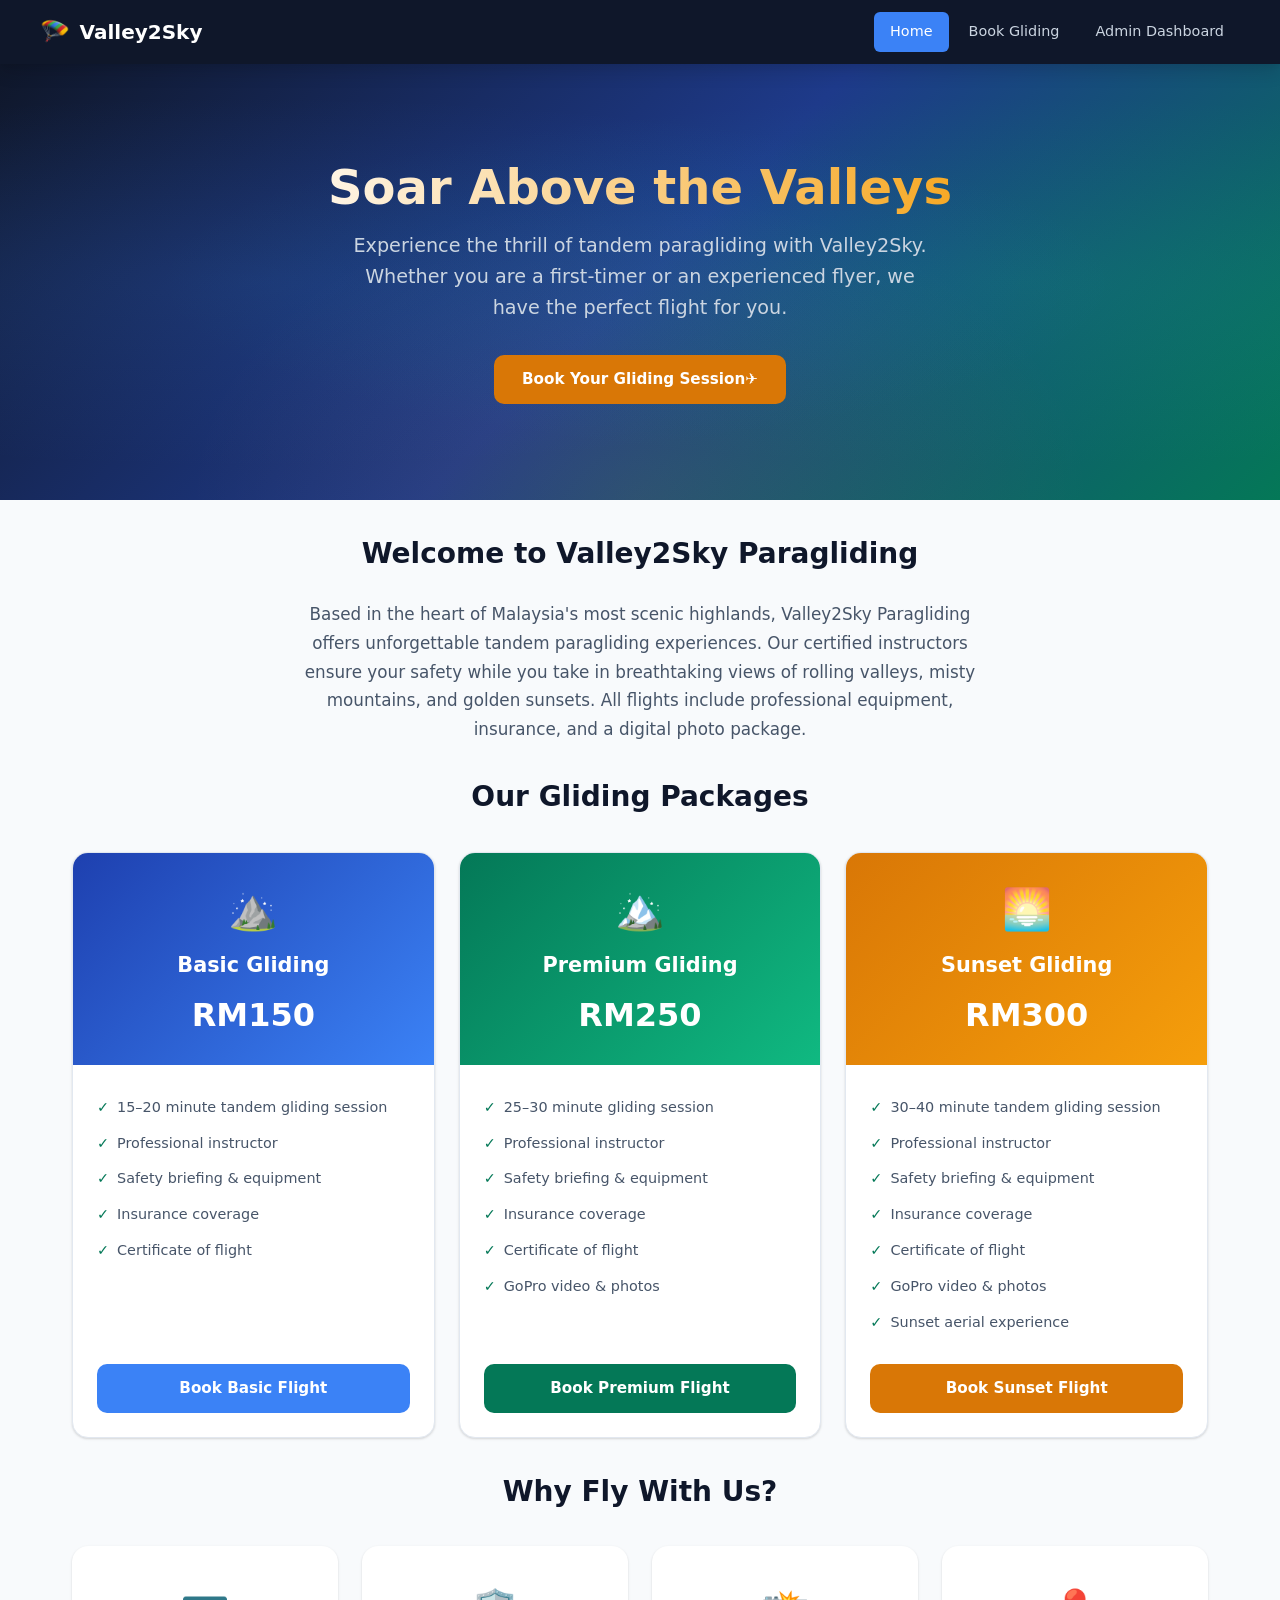
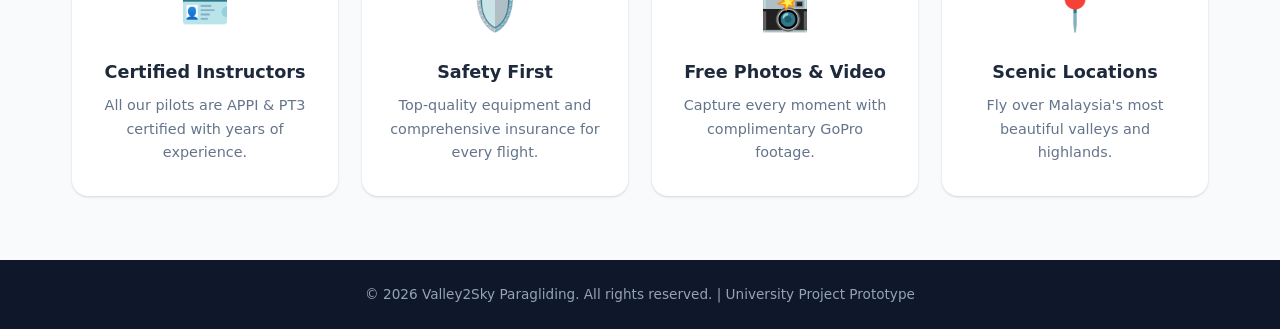
<file: index.html>
<!DOCTYPE html>
<html lang="en">
<head>
  <meta charset="UTF-8">
  <meta name="viewport" content="width=device-width, initial-scale=1.0">
  <title>Valley2Sky Paragliding – Soar Above the Valleys</title>
  <link rel="stylesheet" href="css/style.css">
</head>
<body>

  <!-- ======== Navigation Bar ======== -->
  <nav class="navbar" role="navigation" aria-label="Main navigation">
    <div class="navbar-inner">
      <a href="index.html" class="navbar-brand">
        <span class="brand-icon">🪂</span>
        Valley2Sky
      </a>
      <button class="mobile-toggle" aria-label="Toggle navigation menu" aria-expanded="false">☰</button>
      <div class="navbar-links">
        <a href="index.html" class="active">Home</a>
        <a href="booking.html">Book Gliding</a>
        <a href="admin.html">Admin Dashboard</a>
      </div>
    </div>
  </nav>

  <!-- ======== Notification Container ======== -->
  <div id="notificationContainer" class="notification-container" aria-live="polite"></div>

  <!-- ======== Hero Section ======== -->
  <header class="hero">
    <div class="hero-content">
      <h1>Soar Above the Valleys</h1>
      <p>Experience the thrill of tandem paragliding with Valley2Sky. Whether you are a first-timer or an experienced flyer, we have the perfect flight for you.</p>
      <a href="booking.html" class="btn btn-accent">Book Your Gliding Session✈</a>
    </div>
  </header>

  <!-- ======== Introduction Section ======== -->
  <main>
    <div class="container">
      <section class="intro-section">
        <h2 class="section-title">Welcome to Valley2Sky Paragliding</h2>
        <p>Based in the heart of Malaysia's most scenic highlands, Valley2Sky Paragliding offers unforgettable tandem paragliding experiences. Our certified instructors ensure your safety while you take in breathtaking views of rolling valleys, misty mountains, and golden sunsets. All flights include professional equipment, insurance, and a digital photo package.</p>
      </section>

      <!-- ======== Flight Packages ======== -->
      <section>
        <h2 class="section-title">Our Gliding Packages</h2>
        <div class="packages-grid">

          <!-- Basic Flight -->
          <article class="package-card">
            <div class="package-card-header basic">
              <div class="package-icon">⛰️</div>
              <h3>Basic Gliding</h3>
              <div class="package-card-price">RM150</div>
            </div>
            <div class="package-card-body">
              <ul>
                <li>15–20 minute tandem gliding session</li>
                <li>Professional instructor</li>
                <li>Safety briefing &amp; equipment</li>
                <li>Insurance coverage</li>
                <li>Certificate of flight</li>
              </ul>
              <a href="booking.html?package=Basic%20Flight" class="btn btn-primary">Book Basic Flight</a>
            </div>
          </article>

          <!-- Premium Flight -->
          <article class="package-card">
            <div class="package-card-header premium">
              <div class="package-icon">🏔️</div>
              <h3>Premium Gliding</h3>
              <div class="package-card-price">RM250</div>
            </div>
            <div class="package-card-body">
              <ul>
                <li>25–30 minute gliding session</li>
                <li>Professional instructor</li>
                <li>Safety briefing &amp; equipment</li>
                <li>Insurance coverage</li>
                <li>Certificate of flight</li>
                <li>GoPro video &amp; photos</li>
              </ul>
              <a href="booking.html?package=Premium%20Flight" class="btn btn-secondary">Book Premium Flight</a>
            </div>
          </article>

          <!-- Sunset Flight -->
          <article class="package-card">
            <div class="package-card-header sunset">
              <div class="package-icon">🌅</div>
              <h3>Sunset Gliding</h3>
              <div class="package-card-price">RM300</div>
            </div>
            <div class="package-card-body">
              <ul>
                <li>30–40 minute tandem gliding session</li>
                <li>Professional instructor</li>
                <li>Safety briefing &amp; equipment</li>
                <li>Insurance coverage</li>
                <li>Certificate of flight</li>
                <li>GoPro video &amp; photos</li>
                <li>Sunset aerial experience</li>
              </ul>
              <a href="booking.html?package=Sunset%20Flight" class="btn btn-accent">Book Sunset Flight</a>
            </div>
          </article>

        </div>
      </section>

      <!-- ======== Why Choose Us ======== -->
      <section>
        <h2 class="section-title">Why Fly With Us?</h2>
        <div class="features-grid">
          <div class="feature-card card">
            <div class="feature-icon">🪪</div>
            <h3>Certified Instructors</h3>
            <p>All our pilots are APPI &amp; PT3 certified with years of experience.</p>
          </div>
          <div class="feature-card card">
            <div class="feature-icon">🛡️</div>
            <h3>Safety First</h3>
            <p>Top-quality equipment and comprehensive insurance for every flight.</p>
          </div>
          <div class="feature-card card">
            <div class="feature-icon">📸</div>
            <h3>Free Photos &amp; Video</h3>
            <p>Capture every moment with complimentary GoPro footage.</p>
          </div>
          <div class="feature-card card">
            <div class="feature-icon">📍</div>
            <h3>Scenic Locations</h3>
            <p>Fly over Malaysia's most beautiful valleys and highlands.</p>
          </div>
        </div>
      </section>

    </div>
  </main>

  <!-- ======== Footer ======== -->
  <footer class="footer">
    <p>&copy; 2026 Valley2Sky Paragliding. All rights reserved. | University Project Prototype</p>
  </footer>

  <script src="js/app.js"></script>
</body>
</html>
</file>
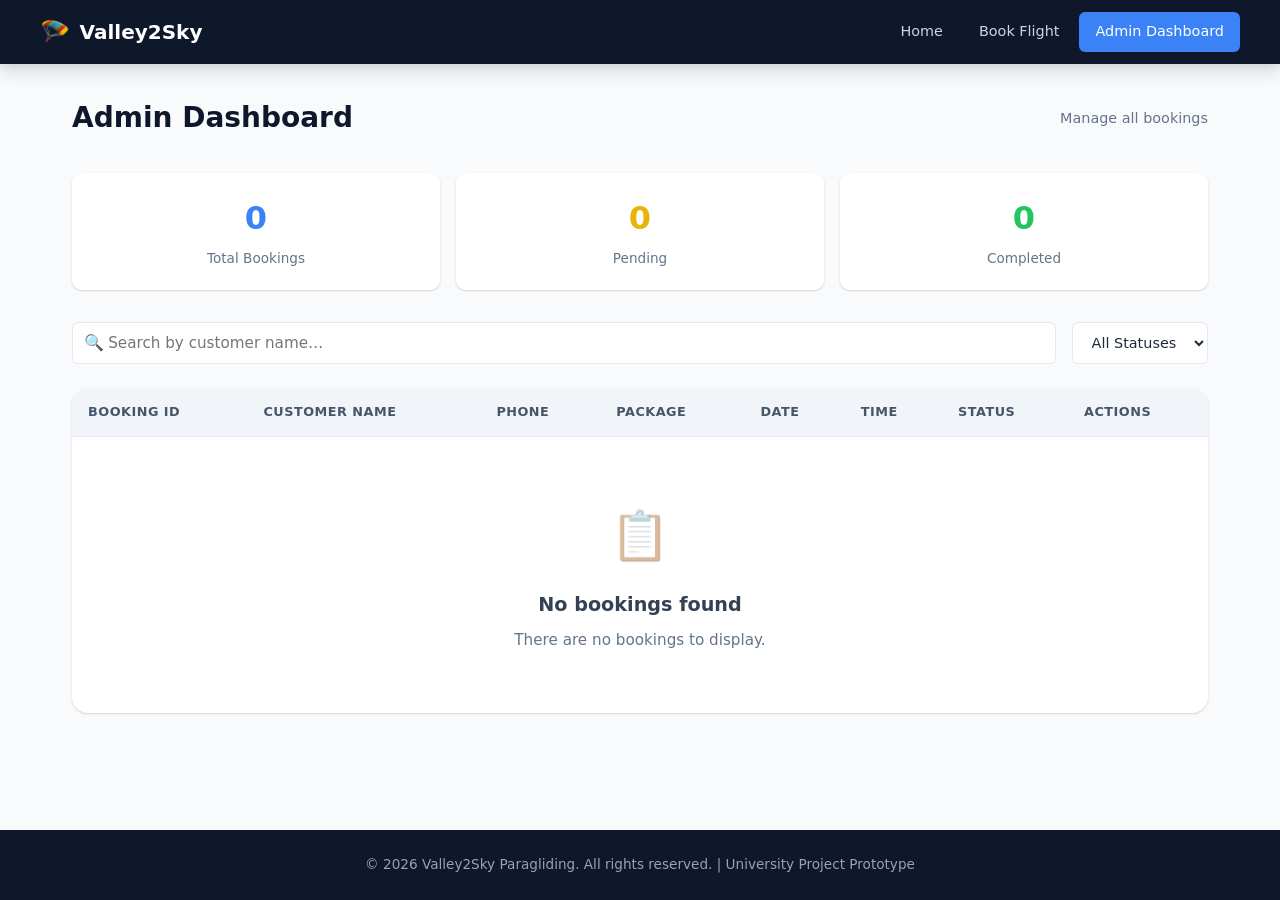
<file: admin.html>
<!DOCTYPE html>
<html lang="en">
<head>
  <meta charset="UTF-8">
  <meta name="viewport" content="width=device-width, initial-scale=1.0">
  <title>Admin Dashboard – Valley2Sky Paragliding</title>
  <link rel="stylesheet" href="css/style.css">
</head>
<body>

  <!-- ======== Navigation Bar ======== -->
  <nav class="navbar" role="navigation" aria-label="Main navigation">
    <div class="navbar-inner">
      <a href="index.html" class="navbar-brand">
        <span class="brand-icon">🪂</span>
        Valley2Sky
      </a>
      <button class="mobile-toggle" aria-label="Toggle navigation menu" aria-expanded="false">☰</button>
      <div class="navbar-links">
        <a href="index.html">Home</a>
        <a href="booking.html">Book Flight</a>
        <a href="admin.html" class="active">Admin Dashboard</a>
      </div>
    </div>
  </nav>

  <!-- ======== Notification Container ======== -->
  <div id="notificationContainer" class="notification-container" aria-live="polite"></div>

  <main>
    <div class="container">
      <div class="dashboard-header">
        <h1 class="section-title" style="margin-bottom:0;">Admin Dashboard</h1>
        <span style="color:var(--gray-500); font-size:0.9rem;">Manage all bookings</span>
      </div>

      <!-- ======== Dashboard Statistics ======== -->
      <section class="stats-grid" aria-label="Booking statistics">
        <div class="stat-card total">
          <div class="stat-value" id="statTotal">0</div>
          <div class="stat-label">Total Bookings</div>
        </div>
        <div class="stat-card pending">
          <div class="stat-value" id="statPending">0</div>
          <div class="stat-label">Pending</div>
        </div>
        <div class="stat-card completed">
          <div class="stat-value" id="statCompleted">0</div>
          <div class="stat-label">Completed</div>
        </div>
      </section>

      <!-- ======== Search & Filter Controls ======== -->
      <section class="admin-controls">
        <div class="search-box">
          <span class="search-icon">🔍</span>
          <input type="text" id="searchInput" class="form-control" placeholder="Search by customer name…" aria-label="Search bookings by customer name">
        </div>
        <select id="filterStatus" class="filter-select" aria-label="Filter by booking status">
          <option value="">All Statuses</option>
          <option value="Pending">Pending</option>
          <option value="Completed">Completed</option>
        </select>
      </section>

      <!-- ======== Bookings Table ======== -->
      <section class="table-wrapper" aria-label="Bookings list">
        <table id="bookingsTable">
          <thead>
            <tr>
              <th>Booking ID</th>
              <th>Customer Name</th>
              <th>Phone</th>
              <th>Package</th>
              <th>Date</th>
              <th>Time</th>
              <th>Status</th>
              <th>Actions</th>
            </tr>
          </thead>
          <tbody>
            <!-- Rows rendered dynamically by admin.js -->
          </tbody>
        </table>
      </section>
    </div>
  </main>

  <!-- ======== Footer ======== -->
  <footer class="footer">
    <p>&copy; 2026 Valley2Sky Paragliding. All rights reserved. | University Project Prototype</p>
  </footer>

  <script src="js/app.js"></script>
  <script src="js/admin.js"></script>
</body>
</html>
</file>
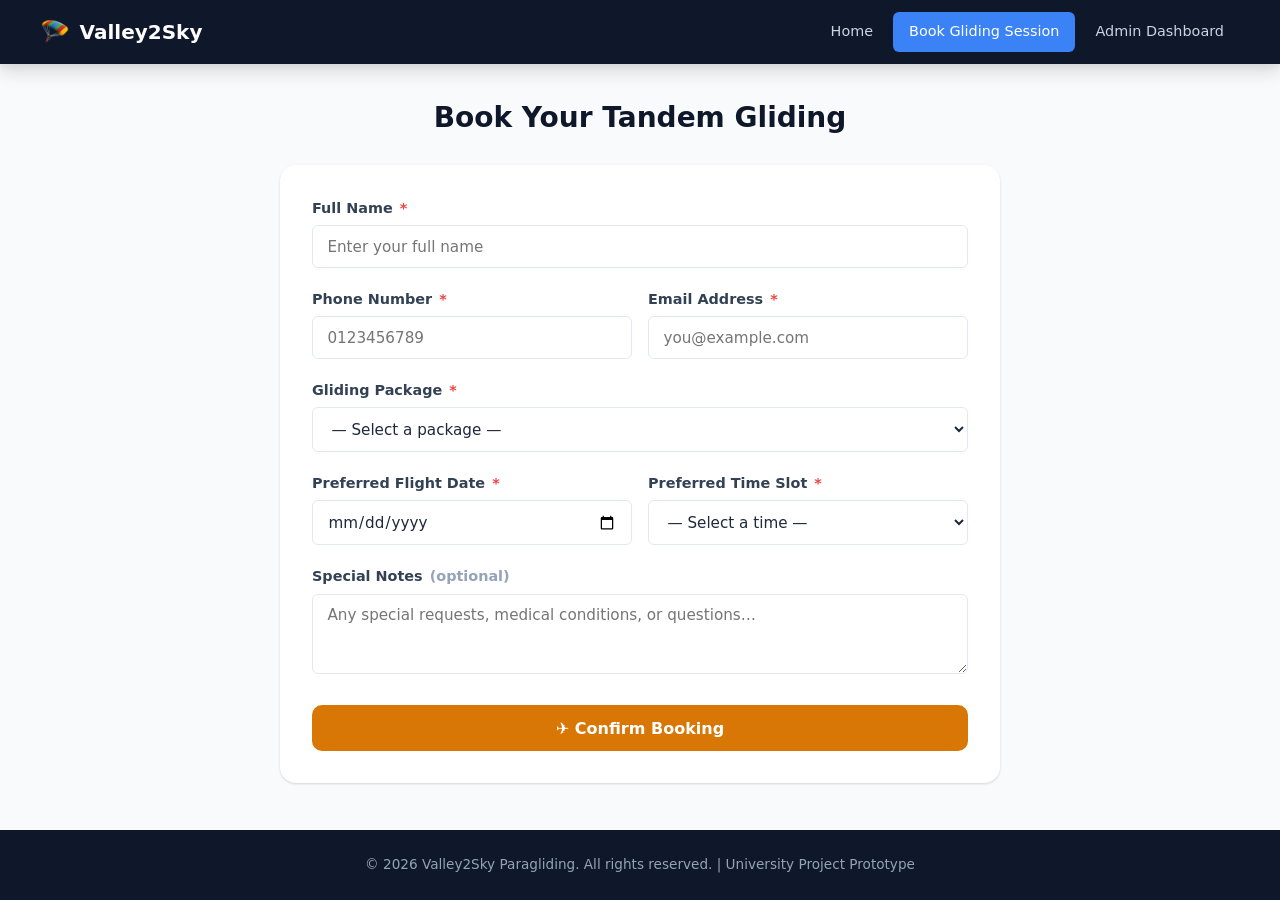
<file: booking.html>
<!DOCTYPE html>
<html lang="en">
<head>
  <meta charset="UTF-8">
  <meta name="viewport" content="width=device-width, initial-scale=1.0">
  <title>Book a Gliding Session – Valley2Sky Paragliding</title>
  <link rel="stylesheet" href="css/style.css">
</head>
<body>

  <!-- ======== Navigation Bar ======== -->
  <nav class="navbar" role="navigation" aria-label="Main navigation">
    <div class="navbar-inner">
      <a href="index.html" class="navbar-brand">
        <span class="brand-icon">🪂</span>
        Valley2Sky
      </a>
      <button class="mobile-toggle" aria-label="Toggle navigation menu" aria-expanded="false">☰</button>
      <div class="navbar-links">
        <a href="index.html">Home</a>
        <a href="booking.html" class="active">Book Gliding Session</a>
        <a href="admin.html">Admin Dashboard</a>
      </div>
    </div>
  </nav>

  <!-- ======== Notification Container ======== -->
  <div id="notificationContainer" class="notification-container" aria-live="polite"></div>

  <main>
    <div class="container">
      <h1 class="section-title">Book Your Tandem Gliding</h1>

      <div class="form-section">

        <!-- ======== Booking Form ======== -->
        <div id="bookingFormWrapper">
          <form id="bookingForm" class="form-card" novalidate>
            <div class="form-group">
              <label for="fullName">Full Name <span class="required">*</span></label>
              <input type="text" id="fullName" name="fullName" class="form-control" placeholder="Enter your full name" required autocomplete="name">
              <div id="fullNameError" class="form-error" role="alert"></div>
            </div>

            <div class="form-row">
              <div class="form-group">
                <label for="phone">Phone Number <span class="required">*</span></label>
                <input type="tel" id="phone" name="phone" class="form-control" placeholder="0123456789" required autocomplete="tel">
                <div id="phoneError" class="form-error" role="alert"></div>
              </div>
              <div class="form-group">
                <label for="email">Email Address <span class="required">*</span></label>
                <input type="email" id="email" name="email" class="form-control" placeholder="you@example.com" required autocomplete="email">
                <div id="emailError" class="form-error" role="alert"></div>
              </div>
            </div>

            <div class="form-group">
              <label for="flightPackage">Gliding Package <span class="required">*</span></label>
              <select id="flightPackage" name="flightPackage" class="form-control" required>
                <option value="">— Select a package —</option>
              </select>
              <div id="flightPackageError" class="form-error" role="alert"></div>
            </div>

            <div class="form-row">
              <div class="form-group">
                <label for="flightDate">Preferred Flight Date <span class="required">*</span></label>
                <input type="date" id="flightDate" name="flightDate" class="form-control" required>
                <div id="flightDateError" class="form-error" role="alert"></div>
              </div>
              <div class="form-group">
                <label for="timeSlot">Preferred Time Slot <span class="required">*</span></label>
                <select id="timeSlot" name="timeSlot" class="form-control" required>
                  <option value="">— Select a time —</option>
                </select>
                <div id="timeSlotError" class="form-error" role="alert"></div>
              </div>
            </div>

            <div class="form-group">
              <label for="notes">Special Notes <span class="required" style="color:var(--gray-400)">(optional)</span></label>
              <textarea id="notes" name="notes" class="form-control" placeholder="Any special requests, medical conditions, or questions…"></textarea>
            </div>

            <div class="form-actions">
              <button type="submit" class="btn btn-accent">✈ Confirm Booking</button>
            </div>
          </form>
        </div>

        <!-- ======== Booking Confirmation ======== -->
        <div id="confirmation" class="form-card confirmation-box" style="display:none;">
          <div class="success-icon">✅</div>
          <h2>Booking Confirmed!</h2>
          <p style="color:var(--gray-500);">Your tandem paragliding experience has been booked successfully.</p>
          <div class="confirmation-details">
            <div class="detail-row">
              <span class="detail-label">Booking ID</span>
              <span class="detail-value" id="confirmId"></span>
            </div>
            <div class="detail-row">
              <span class="detail-label">Name</span>
              <span class="detail-value" id="confirmName"></span>
            </div>
            <div class="detail-row">
              <span class="detail-label">Phone</span>
              <span class="detail-value" id="confirmPhone"></span>
            </div>
            <div class="detail-row">
              <span class="detail-label">Email</span>
              <span class="detail-value" id="confirmEmail"></span>
            </div>
            <div class="detail-row">
              <span class="detail-label">Package</span>
              <span class="detail-value" id="confirmPackage"></span>
            </div>
            <div class="detail-row">
              <span class="detail-label">Date</span>
              <span class="detail-value" id="confirmDate"></span>
            </div>
            <div class="detail-row">
              <span class="detail-label">Time</span>
              <span class="detail-value" id="confirmTime"></span>
            </div>
            <div class="detail-row">
              <span class="detail-label">Status</span>
              <span class="detail-value" id="confirmStatus"></span>
            </div>
          </div>
          <button class="btn btn-primary" onclick="bookAnother()">Book Another Gliding Session</button>
          <a href="index.html" class="btn btn-outline" style="margin-left:0.5rem;">Back to Home</a>
        </div>

      </div>
    </div>
  </main>

  <!-- ======== Footer ======== -->
  <footer class="footer">
    <p>&copy; 2026 Valley2Sky Paragliding. All rights reserved. | University Project Prototype</p>
  </footer>

  <script src="js/app.js"></script>
  <script src="js/booking.js"></script>
</body>
</html>
</file>
<file: css/style.css>
/* ============================================
   Valley2Sky Paragliding - Main Stylesheet
   A modern adventure tourism booking system
   ============================================ */

/* ---- CSS Variables / Design Tokens ---- */
:root {
  --primary: #1e40af;
  --primary-light: #3b82f6;
  --primary-dark: #1e3a8a;
  --secondary: #047857;
  --secondary-light: #10b981;
  --accent: #d97706;
  --accent-light: #f59e0b;
  --dark: #0f172a;
  --dark-secondary: #1e293b;
  --light: #f8fafc;
  --gray-50: #f8fafc;
  --gray-100: #f1f5f9;
  --gray-200: #e2e8f0;
  --gray-300: #cbd5e1;
  --gray-400: #94a3b8;
  --gray-500: #64748b;
  --gray-600: #475569;
  --gray-700: #334155;
  --gray-800: #1e293b;
  --danger: #ef4444;
  --danger-bg: #fef2f2;
  --success: #22c55e;
  --success-bg: #f0fdf4;
  --warning: #eab308;
  --warning-bg: #fefce8;
  --info: #3b82f6;
  --info-bg: #eff6ff;

  --shadow-sm: 0 1px 2px rgba(0,0,0,0.05);
  --shadow: 0 1px 3px rgba(0,0,0,0.1), 0 1px 2px rgba(0,0,0,0.06);
  --shadow-md: 0 4px 6px rgba(0,0,0,0.07), 0 2px 4px rgba(0,0,0,0.06);
  --shadow-lg: 0 10px 15px rgba(0,0,0,0.1), 0 4px 6px rgba(0,0,0,0.05);
  --shadow-xl: 0 20px 25px rgba(0,0,0,0.1), 0 10px 10px rgba(0,0,0,0.04);

  --radius-sm: 6px;
  --radius: 10px;
  --radius-lg: 16px;
  --radius-xl: 24px;

  --transition: 0.2s ease;
  --font: 'Segoe UI', system-ui, -apple-system, sans-serif;
}

/* ---- Reset & Base ---- */
*, *::before, *::after {
  box-sizing: border-box;
  margin: 0;
  padding: 0;
}

html {
  scroll-behavior: smooth;
  font-size: 16px;
}

body {
  font-family: var(--font);
  background: var(--gray-50);
  color: var(--dark-secondary);
  line-height: 1.6;
  min-height: 100vh;
  display: flex;
  flex-direction: column;
}

img {
  max-width: 100%;
  height: auto;
  display: block;
}

a {
  text-decoration: none;
  color: inherit;
}

ul { list-style: none; }

/* ---- Navigation ---- */
.navbar {
  background: var(--dark);
  color: white;
  padding: 0 2rem;
  position: sticky;
  top: 0;
  z-index: 100;
  box-shadow: var(--shadow-lg);
}

.navbar-inner {
  max-width: 1200px;
  margin: 0 auto;
  display: flex;
  align-items: center;
  justify-content: space-between;
  height: 64px;
}

.navbar-brand {
  display: flex;
  align-items: center;
  gap: 0.6rem;
  font-weight: 700;
  font-size: 1.25rem;
  color: white;
}

.navbar-brand .brand-icon {
  font-size: 1.5rem;
}

.navbar-links {
  display: flex;
  gap: 0.25rem;
  align-items: center;
}

.navbar-links a {
  padding: 0.5rem 1rem;
  border-radius: var(--radius-sm);
  color: var(--gray-300);
  font-weight: 500;
  font-size: 0.9rem;
  transition: all var(--transition);
}

.navbar-links a:hover,
.navbar-links a.active {
  color: white;
  background: rgba(255,255,255,0.1);
}

.navbar-links a.active {
  background: var(--primary-light);
  color: white;
}

.mobile-toggle {
  display: none;
  background: none;
  border: none;
  color: white;
  font-size: 1.5rem;
  cursor: pointer;
  padding: 0.25rem;
}

/* ---- Hero Section ---- */
.hero {
  background: linear-gradient(135deg, var(--dark) 0%, var(--primary-dark) 50%, var(--secondary) 100%);
  color: white;
  padding: 6rem 2rem;
  text-align: center;
  position: relative;
  overflow: hidden;
}

.hero::before {
  content: '';
  position: absolute;
  inset: 0;
  background:
    radial-gradient(ellipse at 20% 50%, rgba(59,130,246,0.15) 0%, transparent 60%),
    radial-gradient(ellipse at 80% 50%, rgba(16,185,129,0.15) 0%, transparent 60%),
    radial-gradient(ellipse at 50% 100%, rgba(245,158,11,0.1) 0%, transparent 50%);
  pointer-events: none;
}

.hero-content {
  position: relative;
  max-width: 800px;
  margin: 0 auto;
}

.hero h1 {
  font-size: 3rem;
  font-weight: 800;
  line-height: 1.15;
  margin-bottom: 1rem;
  background: linear-gradient(to right, #fff, var(--accent-light));
  -webkit-background-clip: text;
  -webkit-text-fill-color: transparent;
  background-clip: text;
}

.hero p {
  font-size: 1.2rem;
  color: var(--gray-300);
  margin-bottom: 2rem;
  max-width: 600px;
  margin-left: auto;
  margin-right: auto;
}

/* ---- Buttons ---- */
.btn {
  display: inline-flex;
  align-items: center;
  gap: 0.5rem;
  padding: 0.75rem 1.75rem;
  border-radius: var(--radius);
  font-weight: 600;
  font-size: 0.95rem;
  cursor: pointer;
  border: none;
  transition: all var(--transition);
  text-decoration: none;
  font-family: var(--font);
}

.btn-primary {
  background: var(--primary-light);
  color: white;
}

.btn-primary:hover {
  background: var(--primary);
  transform: translateY(-1px);
  box-shadow: var(--shadow-md);
}

.btn-secondary {
  background: var(--secondary);
  color: white;
}

.btn-secondary:hover {
  background: var(--secondary);
  filter: brightness(1.1);
  transform: translateY(-1px);
  box-shadow: var(--shadow-md);
}

.btn-accent {
  background: var(--accent);
  color: white;
}

.btn-accent:hover {
  filter: brightness(1.1);
  transform: translateY(-1px);
  box-shadow: var(--shadow-md);
}

.btn-outline {
  background: transparent;
  border: 2px solid var(--gray-300);
  color: var(--gray-700);
}

.btn-outline:hover {
  border-color: var(--primary-light);
  color: var(--primary-light);
}

.btn-sm {
  padding: 0.4rem 1rem;
  font-size: 0.8rem;
}

.btn-danger {
  background: var(--danger);
  color: white;
}

.btn-danger:hover {
  filter: brightness(0.9);
}

.btn-success {
  background: var(--success);
  color: white;
}

.btn-success:hover {
  filter: brightness(0.9);
}

.btn-warning {
  background: var(--warning);
  color: var(--dark);
}

.btn-warning:hover {
  filter: brightness(0.9);
}

/* ---- Container ---- */
.container {
  max-width: 1200px;
  margin: 0 auto;
  padding: 2rem;
}

.section-title {
  font-size: 1.75rem;
  font-weight: 700;
  color: var(--dark);
  margin-bottom: 1.5rem;
  text-align: center;
}

/* ---- Cards ---- */
.card {
  background: white;
  border-radius: var(--radius-lg);
  padding: 1.5rem;
  box-shadow: var(--shadow);
  transition: all var(--transition);
}

.card:hover {
  box-shadow: var(--shadow-md);
}

/* ---- Package Cards ---- */
.packages-grid {
  display: grid;
  grid-template-columns: repeat(auto-fit, minmax(280px, 1fr));
  gap: 1.5rem;
  margin: 2rem 0;
}

.package-card {
  background: white;
  border-radius: var(--radius-lg);
  overflow: hidden;
  box-shadow: var(--shadow);
  transition: all var(--transition);
  border: 1px solid var(--gray-200);
  display: flex;
  flex-direction: column;
}

.package-card:hover {
  transform: translateY(-4px);
  box-shadow: var(--shadow-xl);
}

.package-card-header {
  padding: 1.5rem;
  text-align: center;
  color: white;
}

.package-card-header.basic {
  background: linear-gradient(135deg, var(--primary), var(--primary-light));
}

.package-card-header.premium {
  background: linear-gradient(135deg, var(--secondary), var(--secondary-light));
}

.package-card-header.sunset {
  background: linear-gradient(135deg, var(--accent), var(--accent-light));
}

.package-card-header .package-icon {
  font-size: 2.5rem;
  margin-bottom: 0.5rem;
}

.package-card-header h3 {
  font-size: 1.3rem;
  font-weight: 700;
}

.package-card-price {
  font-size: 2rem;
  font-weight: 800;
  margin-top: 0.5rem;
}

.package-card-body {
  padding: 1.5rem;
  flex: 1;
  display: flex;
  flex-direction: column;
}

.package-card-body ul {
  margin-bottom: 1.5rem;
  flex: 1;
}

.package-card-body li {
  padding: 0.4rem 0;
  color: var(--gray-600);
  font-size: 0.9rem;
  display: flex;
  align-items: center;
  gap: 0.5rem;
}

.package-card-body li::before {
  content: '✓';
  color: var(--secondary);
  font-weight: 700;
}

.package-card-body .btn {
  width: 100%;
  text-align: center;
  justify-content: center;
}

/* ---- Features Grid (Home Page) ---- */
.features-grid {
  display: grid;
  grid-template-columns: repeat(auto-fit, minmax(200px, 1fr));
  gap: 1.5rem;
  margin: 2rem 0;
}

.feature-card {
  text-align: center;
  padding: 2rem 1.5rem;
}

.feature-card .feature-icon {
  font-size: 2.5rem;
  margin-bottom: 1rem;
}

.feature-card h3 {
  font-size: 1.1rem;
  font-weight: 600;
  margin-bottom: 0.5rem;
}

.feature-card p {
  color: var(--gray-500);
  font-size: 0.9rem;
}

/* ---- Form Styles ---- */
.form-section {
  max-width: 720px;
  margin: 0 auto;
}

.form-card {
  background: white;
  border-radius: var(--radius-lg);
  padding: 2rem;
  box-shadow: var(--shadow);
}

.form-group {
  margin-bottom: 1.25rem;
}

.form-group label {
  display: block;
  font-weight: 600;
  font-size: 0.9rem;
  color: var(--gray-700);
  margin-bottom: 0.35rem;
}

.form-group label .required {
  color: var(--danger);
  margin-left: 2px;
}

.form-control {
  width: 100%;
  padding: 0.7rem 0.9rem;
  border: 1.5px solid var(--gray-200);
  border-radius: var(--radius-sm);
  font-size: 0.95rem;
  font-family: var(--font);
  transition: border-color var(--transition);
  background: white;
  color: var(--dark-secondary);
}

.form-control:focus {
  outline: none;
  border-color: var(--primary-light);
  box-shadow: 0 0 0 3px rgba(59,130,246,0.1);
}

.form-control.error {
  border-color: var(--danger);
}

textarea.form-control {
  resize: vertical;
  min-height: 80px;
}

.form-row {
  display: grid;
  grid-template-columns: 1fr 1fr;
  gap: 1rem;
}

.form-error {
  color: var(--danger);
  font-size: 0.8rem;
  margin-top: 0.25rem;
  display: none;
}

.form-error.visible {
  display: block;
}

.form-actions {
  margin-top: 1.5rem;
}

.form-actions .btn {
  width: 100%;
  justify-content: center;
  padding: 0.85rem;
  font-size: 1rem;
}

/* ---- Notification Toasts ---- */
.notification-container {
  position: fixed;
  top: 80px;
  right: 1rem;
  z-index: 200;
  display: flex;
  flex-direction: column;
  gap: 0.5rem;
  max-width: 380px;
  width: calc(100% - 2rem);
}

.notification {
  padding: 1rem 1.25rem;
  border-radius: var(--radius);
  color: white;
  font-weight: 500;
  font-size: 0.9rem;
  box-shadow: var(--shadow-lg);
  animation: slideIn 0.3s ease;
  display: flex;
  align-items: center;
  gap: 0.75rem;
}

.notification.success {
  background: var(--success);
}

.notification.error {
  background: var(--danger);
}

.notification.info {
  background: var(--info);
}

@keyframes slideIn {
  from { transform: translateX(100%); opacity: 0; }
  to { transform: translateX(0); opacity: 1; }
}

/* ---- Admin Dashboard ---- */
.dashboard-header {
  display: flex;
  justify-content: space-between;
  align-items: center;
  margin-bottom: 2rem;
  flex-wrap: wrap;
  gap: 1rem;
}

.stats-grid {
  display: grid;
  grid-template-columns: repeat(auto-fit, minmax(180px, 1fr));
  gap: 1rem;
  margin-bottom: 2rem;
}

.stat-card {
  background: white;
  border-radius: var(--radius);
  padding: 1.25rem;
  box-shadow: var(--shadow);
  text-align: center;
}

.stat-card .stat-value {
  font-size: 2rem;
  font-weight: 800;
}

.stat-card .stat-label {
  font-size: 0.85rem;
  color: var(--gray-500);
  font-weight: 500;
  margin-top: 0.25rem;
}

.stat-card.total .stat-value { color: var(--primary-light); }
.stat-card.pending .stat-value { color: var(--warning); }
.stat-card.completed .stat-value { color: var(--success); }

/* ---- Admin Filters ---- */
.admin-controls {
  display: flex;
  gap: 1rem;
  margin-bottom: 1.5rem;
  flex-wrap: wrap;
  align-items: center;
}

.admin-controls .search-box {
  flex: 1;
  min-width: 200px;
  position: relative;
}

.admin-controls .search-box input {
  padding-left: 2.2rem;
}

.admin-controls .search-box .search-icon {
  position: absolute;
  left: 0.75rem;
  top: 50%;
  transform: translateY(-50%);
  color: var(--gray-400);
}

.filter-select {
  padding: 0.7rem 0.9rem;
  border: 1.5px solid var(--gray-200);
  border-radius: var(--radius-sm);
  font-size: 0.9rem;
  font-family: var(--font);
  background: white;
  color: var(--dark-secondary);
  cursor: pointer;
}

/* ---- Table Styles ---- */
.table-wrapper {
  overflow-x: auto;
  background: white;
  border-radius: var(--radius-lg);
  box-shadow: var(--shadow);
}

table {
  width: 100%;
  border-collapse: collapse;
  font-size: 0.9rem;
}

thead {
  background: var(--gray-100);
}

th {
  text-align: left;
  padding: 0.85rem 1rem;
  font-weight: 600;
  color: var(--gray-600);
  font-size: 0.8rem;
  text-transform: uppercase;
  letter-spacing: 0.5px;
  border-bottom: 1px solid var(--gray-200);
}

td {
  padding: 0.75rem 1rem;
  border-bottom: 1px solid var(--gray-100);
  color: var(--gray-700);
}

tr:hover td {
  background: var(--gray-50);
}

tr:last-child td {
  border-bottom: none;
}

/* ---- Status Badges ---- */
.status-badge {
  display: inline-flex;
  align-items: center;
  padding: 0.2rem 0.75rem;
  border-radius: 999px;
  font-size: 0.75rem;
  font-weight: 600;
  text-transform: capitalize;
}

.status-badge.pending {
  background: var(--warning-bg);
  color: #92400e;
}

.status-badge.completed {
  background: var(--success-bg);
  color: #166534;
}

.status-badge.confirmed {
  background: var(--info-bg);
  color: #1e40af;
}

/* ---- Action Buttons in Table ---- */
.action-btns {
  display: flex;
  gap: 0.35rem;
  flex-wrap: wrap;
}

.action-btns .btn {
  padding: 0.35rem 0.6rem;
  font-size: 0.75rem;
  border-radius: var(--radius-sm);
}

/* ---- Empty State ---- */
.empty-state {
  text-align: center;
  padding: 3rem 1rem;
  color: var(--gray-500);
}

.empty-state .empty-icon {
  font-size: 3rem;
  margin-bottom: 1rem;
  opacity: 0.5;
}

.empty-state h3 {
  font-size: 1.2rem;
  color: var(--gray-700);
  margin-bottom: 0.5rem;
}

.empty-state p {
  font-size: 0.95rem;
}

/* ---- Responsive ---- */
@media (max-width: 768px) {
  .navbar {
    padding: 0 1rem;
  }

  .navbar-links {
    display: none;
    position: absolute;
    top: 64px;
    left: 0;
    right: 0;
    background: var(--dark);
    flex-direction: column;
    padding: 0.5rem 1rem 1rem;
    box-shadow: var(--shadow-lg);
  }

  .navbar-links.open {
    display: flex;
  }

  .navbar-links a {
    width: 100%;
    padding: 0.75rem 1rem;
  }

  .mobile-toggle {
    display: block;
  }

  .hero {
    padding: 4rem 1.5rem;
  }

  .hero h1 {
    font-size: 2rem;
  }

  .hero p {
    font-size: 1rem;
  }

  .form-row {
    grid-template-columns: 1fr;
  }

  .container {
    padding: 1.5rem 1rem;
  }

  .dashboard-header {
    flex-direction: column;
    align-items: flex-start;
  }

  .admin-controls {
    flex-direction: column;
  }

  .admin-controls .search-box {
    width: 100%;
  }

  .stats-grid {
    grid-template-columns: repeat(3, 1fr);
  }
}

@media (max-width: 480px) {
  .stats-grid {
    grid-template-columns: 1fr;
  }

  .packages-grid {
    grid-template-columns: 1fr;
  }
}

/* ---- Booking Confirmation ---- */
.confirmation-box {
  text-align: center;
  padding: 2rem;
}

.confirmation-box .success-icon {
  font-size: 4rem;
  margin-bottom: 1rem;
}

.confirmation-box h2 {
  margin-bottom: 0.5rem;
}

.confirmation-details {
  text-align: left;
  max-width: 450px;
  margin: 1.5rem auto;
  background: var(--gray-50);
  padding: 1.5rem;
  border-radius: var(--radius);
}

.confirmation-details .detail-row {
  display: flex;
  justify-content: space-between;
  padding: 0.5rem 0;
  border-bottom: 1px solid var(--gray-200);
  font-size: 0.9rem;
}

.confirmation-details .detail-row:last-child {
  border-bottom: none;
}

.confirmation-details .detail-label {
  color: var(--gray-500);
  font-weight: 500;
}

.confirmation-details .detail-value {
  font-weight: 600;
  color: var(--dark-secondary);
}

/* ---- Footer ---- */
.footer {
  background: var(--dark);
  color: var(--gray-400);
  text-align: center;
  padding: 1.5rem;
  font-size: 0.85rem;
  margin-top: auto;
}

/* ---- Introduction Section ---- */
.intro-section {
  text-align: center;
  max-width: 700px;
  margin: 0 auto 2rem;
}

.intro-section p {
  color: var(--gray-600);
  font-size: 1.05rem;
  line-height: 1.7;
}

/* ---- Spacer ---- */
.mt-1 { margin-top: 1rem; }
.mt-2 { margin-top: 2rem; }
.mt-3 { margin-top: 3rem; }
.mb-1 { margin-bottom: 1rem; }
.mb-2 { margin-bottom: 2rem; }
</file>
